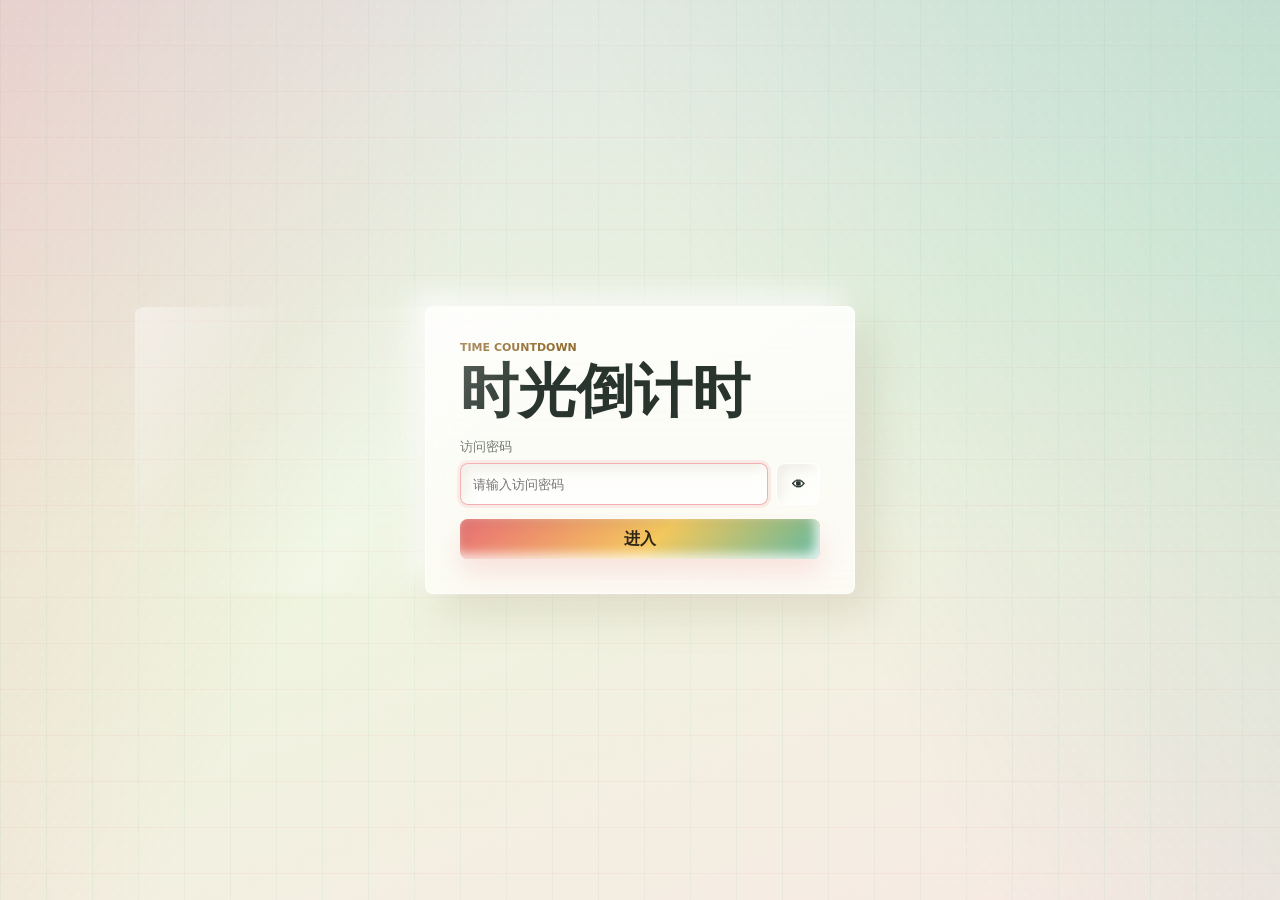
<file: password.html>
<!DOCTYPE html>
<html lang="zh-CN">
<head>
  <meta charset="UTF-8">
  <meta name="viewport" content="width=device-width, initial-scale=1.0">
  <title>访问验证 - 时光倒计时</title>
  <link rel="stylesheet" href="css/fluffy.css">
</head>
<body class="fluffy-page password-page">
  <main class="password-artboard">
    <div class="fluff-haze" aria-hidden="true"></div>

    <div class="password-card glass-fluff">
      <div>
        <p class="eyebrow">TIME COUNTDOWN</p>
        <h1>时光倒计时</h1>
      </div>

      <form class="password-form" id="password-form">
        <label>
          <span>访问密码</span>
          <div class="password-input-wrap">
            <input
              type="password"
              id="password-input"
              name="password"
              required
              placeholder="请输入访问密码"
              autocomplete="off"
            >
            <button type="button" class="soft-icon-button" id="toggle-password" aria-label="显示/隐藏密码">👁</button>
          </div>
        </label>

        <button type="submit" class="primary-fluff">进入</button>
      </form>

      <div class="soft-status" id="status-message" style="display: none;">
        准备就绪
      </div>
    </div>
  </main>

  <script src="js/config.js"></script>
  <script src="js/access-gate.js"></script>
  <script src="js/password-init.js"></script>
</body>
</html>
</file>
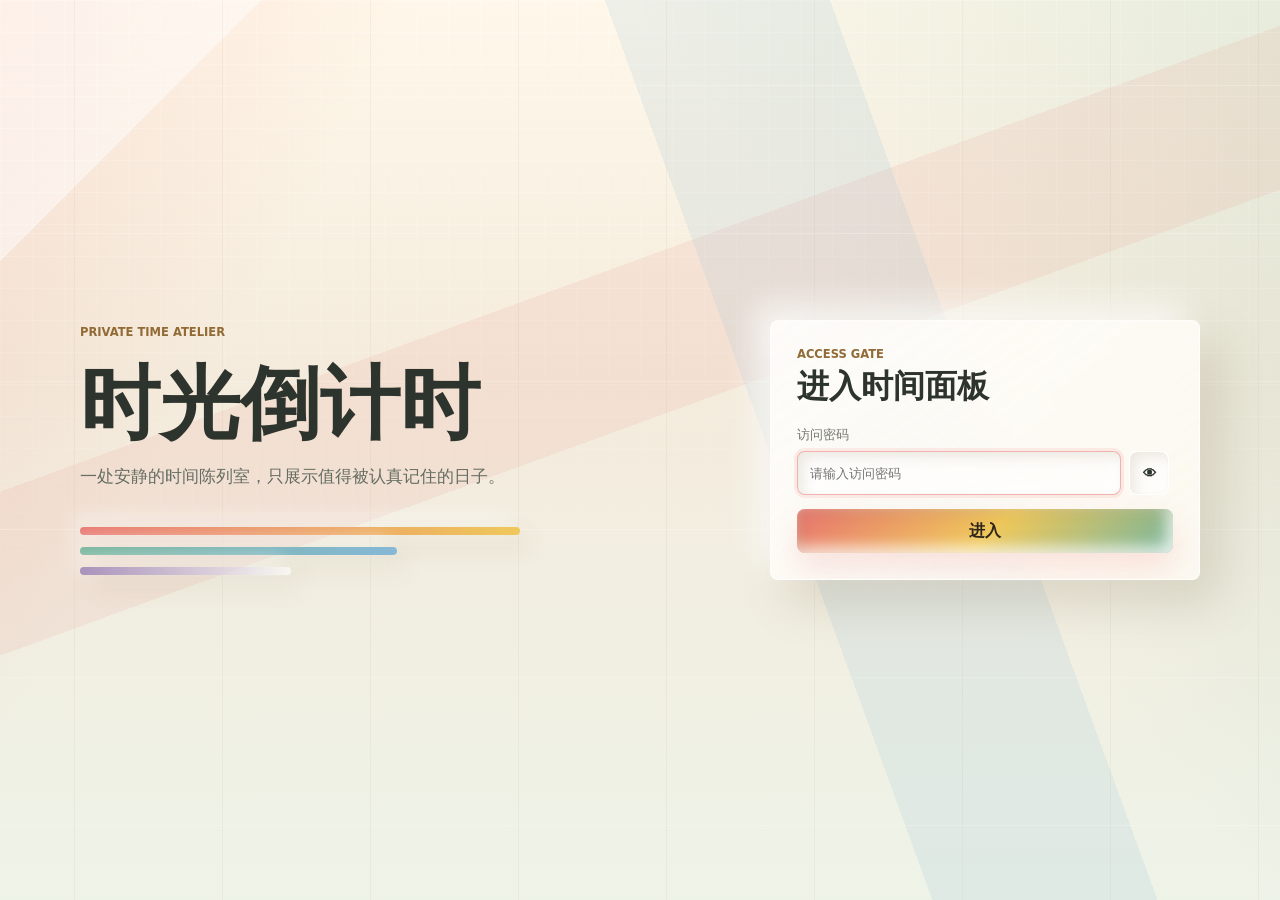
<file: public/password.html>
<!DOCTYPE html>
<html lang="zh-CN">
<head>
  <meta charset="UTF-8">
  <meta name="viewport" content="width=device-width, initial-scale=1.0">
  <title>访问验证 - 时光倒计时</title>
  <link rel="stylesheet" href="css/fluffy.css">
</head>
<body class="fluffy-page password-page">
  <div class="fluff-haze" aria-hidden="true"></div>
  <div class="time-grid" aria-hidden="true"></div>

  <main class="password-artboard">
    <section class="password-intro" aria-label="时光倒计时">
      <p class="eyebrow">PRIVATE TIME ATELIER</p>
      <h1>时光倒计时</h1>
      <p>一处安静的时间陈列室，只展示值得被认真记住的日子。</p>
      <div class="intro-rail" aria-hidden="true">
        <span></span>
        <span></span>
        <span></span>
      </div>
    </section>

    <div class="password-card glass-fluff">
      <div class="password-card-head">
        <p class="eyebrow">ACCESS GATE</p>
        <h2>进入时间面板</h2>
      </div>

      <form class="password-form" id="password-form">
        <label>
          <span>访问密码</span>
          <div class="password-input-wrap">
            <input
              type="password"
              id="password-input"
              name="password"
              required
              autofocus
              placeholder="请输入访问密码"
              autocomplete="off"
            >
            <button type="button" class="soft-icon-button" id="toggle-password" aria-label="显示/隐藏密码">👁</button>
          </div>
        </label>

        <button type="submit" class="primary-fluff">进入</button>
      </form>

      <div class="soft-status" id="status-message" style="display: none;">
        准备就绪
      </div>
    </div>
  </main>

  <script src="js/config.js"></script>
  <script src="js/access-gate.js"></script>
  <script src="js/password-init.js"></script>
</body>
</html>
</file>
<file: css/fluffy.css>
:root {
  color-scheme: light;
  --cream: #f7efe0;
  --cream-2: #fffaf0;
  --ink: #29342e;
  --muted: #6e746e;
  --line: rgba(125, 111, 84, 0.18);
  --coral: #e96f76;
  --butter: #f4c85d;
  --mint: #61b79e;
  --sky: #8db9d9;
  --lavender: #b7a6d8;
  --radius: 8px;
  --fluff-shadow: 16px 18px 44px rgba(133, 114, 79, 0.18), -12px -12px 28px rgba(255, 255, 255, 0.82);
  --inner-fluff: inset -5px -5px 12px rgba(255, 255, 255, 0.82), inset 5px 5px 12px rgba(145, 124, 84, 0.14);
  font-family: "Microsoft YaHei", "PingFang SC", system-ui, sans-serif;
}

* { box-sizing: border-box; }

html, body { min-height: 100%; margin: 0; }

body {
  color: var(--ink);
  background:
    linear-gradient(90deg, rgba(97, 183, 158, 0.08) 1px, transparent 1px),
    linear-gradient(0deg, rgba(233, 111, 118, 0.07) 1px, transparent 1px),
    linear-gradient(160deg, #fbf4e6 0%, #eef5df 47%, #f8e9e4 100%);
  background-size: 46px 46px, 46px 46px, auto;
  overflow-x: hidden;
}

button, input, select, textarea { font: inherit; }
button { cursor: pointer; }

/* ===== 居中容器（替代旧的 phone-shell） ===== */
.cream-canvas {
  position: relative;
  z-index: 1;
  max-width: 720px;
  min-height: 100vh;
  margin: 0 auto;
  padding: 16px;
}

/* ===== 毛玻璃 + 新拟态 ===== */
.glass-fluff {
  border: 1px solid rgba(255, 255, 255, 0.74);
  border-radius: var(--radius);
  background:
    linear-gradient(180deg, rgba(255, 255, 255, 0.72), rgba(255, 255, 255, 0.32)),
    rgba(255, 252, 244, 0.66);
  backdrop-filter: blur(22px);
  box-shadow: var(--fluff-shadow);
}

.fluff-haze {
  position: fixed;
  inset: 0;
  pointer-events: none;
  background:
    linear-gradient(115deg, rgba(233, 111, 118, 0.2), transparent 34%),
    linear-gradient(245deg, rgba(97, 183, 158, 0.22), transparent 42%),
    linear-gradient(180deg, rgba(141, 185, 217, 0.18), transparent 62%);
  filter: saturate(1.04);
}

.fluff-haze::after {
  content: "";
  position: absolute;
  inset: 0;
  pointer-events: none;
  background-image: radial-gradient(rgba(255, 255, 255, 0.5) 0.8px, transparent 0.8px);
  background-size: 12px 12px;
  opacity: 0.38;
  mix-blend-mode: soft-light;
}

.eyebrow {
  margin: 0 0 8px;
  color: #936c31;
  font-size: 11px;
  font-weight: 900;
}

h1, h2, h3, p { overflow-wrap: anywhere; }

/* ===== 密码页 ===== */
.password-page {
  display: grid;
  place-items: center;
  min-height: 100vh;
}

.password-artboard {
  width: 100%;
  display: grid;
  place-items: center;
  padding: clamp(18px, 4vw, 46px);
}

.password-card {
  position: relative;
  z-index: 1;
  width: min(430px, 100%);
  display: grid;
  gap: 18px;
  padding: clamp(22px, 4vw, 34px);
}

.password-card h1 { margin: 0; font-size: clamp(32px, 6vw, 58px); line-height: 1; }

.password-form, .modal-grid, .add-event-modal { display: grid; gap: 14px; }

label { display: grid; gap: 7px; color: var(--muted); font-size: 13px; }

input, select, textarea {
  width: 100%;
  min-height: 42px;
  border: 1px solid rgba(120, 105, 77, 0.2);
  border-radius: var(--radius);
  outline: 0;
  color: var(--ink);
  background: rgba(255, 255, 255, 0.54);
  box-shadow: var(--inner-fluff);
  padding: 10px 12px;
}

textarea { min-height: 76px; resize: vertical; }

input:focus, select:focus, textarea:focus {
  border-color: rgba(233, 111, 118, 0.56);
  box-shadow: 0 0 0 3px rgba(233, 111, 118, 0.12), var(--inner-fluff);
}

.password-input-wrap {
  display: grid;
  grid-template-columns: minmax(0, 1fr) 44px;
  gap: 8px;
}

/* ===== 按钮 ===== */
.soft-icon-button,
.primary-fluff,
.ghost-fluff,
.pin-button,
.drag-handle {
  min-height: 40px;
  border: 1px solid rgba(255, 255, 255, 0.7);
  border-radius: var(--radius);
  color: var(--ink);
  background: rgba(255, 255, 255, 0.44);
  box-shadow: var(--inner-fluff);
  transition: transform 180ms ease, box-shadow 180ms ease, background 180ms ease;
}

.soft-icon-button { display: grid; place-items: center; padding: 0; font-weight: 900; }

.primary-fluff {
  border: 0;
  color: #2f2516;
  font-weight: 900;
  background: linear-gradient(135deg, var(--coral), var(--butter) 54%, var(--mint));
  box-shadow: 0 14px 26px rgba(233, 111, 118, 0.18), var(--inner-fluff);
}

.ghost-fluff { padding: 0 14px; }

.soft-icon-button:hover, .primary-fluff:hover, .ghost-fluff:hover,
.pin-button:hover, .drag-handle:hover, .list-card:hover, .feature-card:hover {
  transform: translateY(-2px);
}

.soft-status {
  min-height: 30px;
  display: inline-flex;
  align-items: center;
  width: fit-content;
  border: 1px solid rgba(97, 183, 158, 0.2);
  border-radius: var(--radius);
  color: #536259;
  background: rgba(255, 255, 255, 0.38);
  padding: 6px 9px;
  font-size: 12px;
}

.soft-status.status-error {
  border-color: rgba(255, 82, 82, 0.3);
  background: rgba(255, 235, 235, 0.6);
  color: #d32f2f;
}

.soft-status.status-success {
  border-color: rgba(76, 175, 80, 0.3);
  background: rgba(232, 245, 233, 0.6);
  color: #2e7d32;
}

/* ===== 浮动头部 ===== */
.floating-header {
  position: sticky;
  top: 8px;
  z-index: 5;
  display: flex;
  align-items: center;
  justify-content: space-between;
  gap: 12px;
  padding: 14px;
}

.floating-header h1, .floating-header h2, .list-toolbar h2 { margin: 0; line-height: 1.1; }

.header-actions, .modal-actions, .switch-row, .card-head {
  display: flex;
  align-items: center;
  flex-wrap: wrap;
  gap: 8px;
}

/* ===== 滚动浮现 ===== */
.scroll-reveal {
  opacity: 0;
  transform: translateY(18px);
  transition: opacity 560ms ease, transform 560ms cubic-bezier(.2, .8, .2, 1);
  pointer-events: none;
}

.scroll-reveal.is-visible { opacity: 1; transform: translateY(0); pointer-events: auto; }

.revealed-list {
  opacity: 0;
  transform: translateY(28px);
  transition: opacity .45s ease, transform .45s ease;
  pointer-events: none;
  visibility: hidden;
}

.revealed-list.is-visible { opacity: 1; transform: translateY(0); pointer-events: auto; visibility: visible; }

/* ===== 固定卡片区 ===== */
.fixed-card-stage {
  min-height: 70vh;
  display: grid;
  grid-template-columns: repeat(auto-fit, minmax(260px, 1fr));
  align-content: center;
  gap: 14px;
  padding: clamp(22px, 5vw, 42px) 4px;
}

.feature-card {
  position: relative;
  min-width: 0;
  min-height: 260px;
  display: grid;
  align-content: space-between;
  gap: 14px;
  padding: 18px;
  overflow: hidden;
}

.feature-card::before,
.add-event-modal::before,
.password-card::before {
  content: "";
  position: absolute;
  inset: 0;
  border-radius: inherit;
  pointer-events: none;
  background: linear-gradient(120deg, rgba(255, 255, 255, 0.42), transparent 28%, rgba(255, 255, 255, 0.24) 58%, transparent 76%);
  transform: translateX(-68%);
  animation: fluffSheen 5.8s ease-in-out infinite;
}

.feature-card h2 { margin: 0; font-size: clamp(28px, 5vw, 48px); line-height: 1; }

.feature-card p { margin: 0; color: var(--muted); line-height: 1.55; }

.feature-card.coral {
  background: linear-gradient(145deg, rgba(233, 111, 118, 0.2), rgba(255, 255, 255, 0.38)), rgba(255, 250, 240, 0.72);
}

.feature-card.mint {
  background: linear-gradient(145deg, rgba(97, 183, 158, 0.2), rgba(255, 255, 255, 0.38)), rgba(255, 250, 240, 0.72);
}

.feature-card.sky {
  background: linear-gradient(145deg, rgba(141, 185, 217, 0.22), rgba(255, 255, 255, 0.38)), rgba(255, 250, 240, 0.72);
}

.tag {
  display: inline-flex;
  min-height: 28px;
  align-items: center;
  border: 1px solid rgba(97, 183, 158, 0.22);
  border-radius: var(--radius);
  color: #33443b;
  background: rgba(255, 255, 255, 0.44);
  padding: 6px 8px;
  font-size: 12px;
  font-weight: 800;
}

.tag.statutory {
  border-color: rgba(233, 111, 118, 0.26);
  background: rgba(233, 111, 118, 0.12);
}

.running-time {
  color: #26352c;
  font-size: clamp(28px, 3.6vw, 46px);
  line-height: 1;
  font-weight: 950;
  font-variant-numeric: tabular-nums;
  overflow-wrap: anywhere;
}

/* ===== 下方列表 ===== */
.revealed-list { display: grid; gap: 12px; padding-bottom: 24px; }

.list-toolbar, .list-card {
  display: flex;
  align-items: center;
  justify-content: space-between;
  gap: 12px;
  padding: 12px;
}

.sortable-list { display: grid; gap: 10px; }

.list-card {
  min-height: 86px;
  transition: transform 180ms ease, opacity 180ms ease, border-color 180ms ease;
}

.list-card h3, .list-card p { margin: 0; }

.list-card p { margin-top: 4px; color: var(--muted); font-size: 13px; }

.list-card.pinned {
  border-color: rgba(244, 200, 93, 0.54);
  background: linear-gradient(120deg, rgba(244, 200, 93, 0.16), rgba(255, 255, 255, 0.5)), rgba(255, 252, 244, 0.72);
}

.list-card.dragging, .list-card.is-dragging {
  opacity: 0.5;
  transform: scale(0.98);
  border-style: dashed;
}

.drag-handle { flex: 0 0 36px; width: 36px; color: #7b846f; }

.pin-button { flex: 0 0 auto; padding: 0 11px; font-size: 12px; }

.pin-button.active { background: rgba(244, 200, 93, 0.34); }

/* ===== 弹窗 ===== */
.modal-backdrop {
  position: fixed;
  inset: 0;
  display: none;
  place-items: center;
  padding: clamp(16px, 4vw, 34px);
  background: rgba(74, 67, 54, 0.16);
  z-index: 120;
}

.modal-backdrop.is-open { display: grid; }

.add-event-modal {
  position: relative;
  z-index: 1;
  width: min(720px, 100%);
  max-height: calc(100vh - 48px);
  overflow: auto;
  padding: clamp(16px, 3vw, 24px);
}

.modal-head {
  display: flex;
  align-items: flex-start;
  justify-content: space-between;
  gap: 12px;
}

.modal-head h2 { margin: 0; font-size: clamp(24px, 4vw, 34px); }

.modal-grid { grid-template-columns: repeat(2, minmax(0, 1fr)); }

.wide-field { grid-column: 1 / -1; }

.modal-actions { justify-content: flex-end; }

/* 分段控件（公历/农历切换） */
.segmented-control {
  display: flex;
  border: 1px solid rgba(120, 105, 77, 0.2);
  border-radius: var(--radius);
  overflow: hidden;
}

.seg-option {
  flex: 1;
  min-height: 40px;
  border: 0;
  background: rgba(255, 255, 255, 0.44);
  color: var(--muted);
  font-size: 13px;
  cursor: pointer;
  transition: background 180ms ease, color 180ms ease;
}

.seg-option + .seg-option { border-left: 1px solid rgba(120, 105, 77, 0.2); }

.seg-option.active {
  background: rgba(233, 111, 118, 0.12);
  color: var(--coral);
  font-weight: 900;
}

/* Toast */
.app-toast {
  position: fixed;
  left: 50%;
  bottom: 32px;
  transform: translateX(-50%) translateY(16px);
  opacity: 0;
  background: rgba(255, 250, 240, .92);
  box-shadow: var(--fluff-shadow);
  transition: opacity .3s ease, transform .3s ease;
  z-index: 200;
}

.app-toast.is-visible { opacity: 1; transform: translateX(-50%) translateY(0); }

@keyframes fluffSheen {
  0%, 58% { transform: translateX(-72%); }
  100% { transform: translateX(72%); }
}

/* ===== 响应式 ===== */
@media (max-width: 640px) {
  .cream-canvas { padding: 12px; }

  .fixed-card-stage, .modal-grid { grid-template-columns: 1fr; }

  .fixed-card-stage { min-height: 50vh; align-content: start; }

  .feature-card { min-height: 210px; }

  .floating-header, .list-toolbar, .list-card, .modal-head { align-items: flex-start; }

  .floating-header, .list-toolbar, .list-card { flex-direction: column; }

  .header-actions { width: 100%; }

  .primary-fluff { min-width: 0; }

  .wide-field { grid-column: auto; }

  .modal-actions { justify-content: stretch; }

  .modal-actions > * { flex: 1 1 0; }
}

@media (min-width: 1025px) {
  .fixed-card-stage {
    grid-template-columns: repeat(2, minmax(260px, 1fr));
  }
}

@media (prefers-reduced-motion: reduce) {
  *, *::before, *::after {
    animation-duration: 0.001ms !important;
    animation-iteration-count: 1 !important;
    scroll-behavior: auto !important;
    transition-duration: 0.001ms !important;
  }
}
</file>
<file: public/css/fluffy.css>
:root {
  color-scheme: light;
  --cream: #f8efdf;
  --cream-2: #fff9ec;
  --oat: #e9ddc9;
  --paper: rgba(255, 250, 239, 0.74);
  --glass: rgba(255, 255, 255, 0.52);
  --ink: #2d332d;
  --muted: #74786f;
  --line: rgba(121, 103, 72, 0.16);
  --coral: #e87670;
  --butter: #efc85b;
  --mint: #78b59c;
  --sky: #86b8d7;
  --plum: #a892bb;
  --radius: 8px;
  --shadow: 18px 22px 48px rgba(112, 91, 58, 0.18), -14px -14px 32px rgba(255, 255, 255, 0.82);
  --shadow-small: 10px 12px 26px rgba(112, 91, 58, 0.14), -8px -8px 18px rgba(255, 255, 255, 0.76);
  --inner: inset 5px 5px 13px rgba(127, 106, 72, 0.14), inset -6px -6px 15px rgba(255, 255, 255, 0.82);
  font-family: "Microsoft YaHei", "PingFang SC", "Segoe UI", system-ui, sans-serif;
}

* { box-sizing: border-box; }

html,
body {
  min-height: 100%;
  margin: 0;
}

body {
  color: var(--ink);
  background:
    linear-gradient(120deg, rgba(232, 118, 112, 0.15), transparent 24%),
    linear-gradient(235deg, rgba(120, 181, 156, 0.18), transparent 34%),
    linear-gradient(180deg, #fff8ea 0%, #f4ebdc 42%, #eef3e8 100%);
  overflow-x: hidden;
}

body::before {
  content: "";
  position: fixed;
  inset: 0;
  pointer-events: none;
  background-image:
    linear-gradient(rgba(255, 255, 255, 0.34) 1px, transparent 1px),
    linear-gradient(90deg, rgba(255, 255, 255, 0.28) 1px, transparent 1px);
  background-size: 32px 32px;
  mask-image: linear-gradient(180deg, rgba(0, 0, 0, 0.7), transparent 82%);
}

button,
input,
select,
textarea {
  font: inherit;
}

button {
  cursor: pointer;
}

button:disabled,
input:disabled {
  cursor: not-allowed;
  opacity: 0.62;
}

h1,
h2,
h3,
p {
  overflow-wrap: anywhere;
}

.fluff-haze,
.time-grid {
  position: fixed;
  inset: 0;
  pointer-events: none;
}

.fluff-haze {
  z-index: 0;
  background:
    linear-gradient(135deg, rgba(255, 255, 255, 0.46) 0 12%, transparent 12% 100%),
    linear-gradient(70deg, transparent 0 58%, rgba(134, 184, 215, 0.14) 58% 72%, transparent 72%),
    linear-gradient(160deg, transparent 0 36%, rgba(232, 118, 112, 0.1) 36% 48%, transparent 48%);
  filter: saturate(1.04);
}

.time-grid {
  z-index: 0;
  opacity: 0.44;
  background:
    repeating-linear-gradient(90deg, transparent 0 74px, rgba(121, 103, 72, 0.12) 74px 75px, transparent 75px 148px),
    repeating-linear-gradient(0deg, transparent 0 74px, rgba(255, 255, 255, 0.52) 74px 75px, transparent 75px 148px);
}

.cream-canvas {
  position: relative;
  z-index: 1;
  width: min(1240px, calc(100% - 32px));
  min-height: 100vh;
  margin: 0 auto;
  padding: 14px 0 34px;
}

.glass-fluff {
  border: 1px solid rgba(255, 255, 255, 0.7);
  border-radius: var(--radius);
  background:
    linear-gradient(145deg, rgba(255, 255, 255, 0.72), rgba(255, 255, 255, 0.28)),
    var(--paper);
  backdrop-filter: blur(24px);
  box-shadow: var(--shadow);
}

.eyebrow {
  margin: 0 0 8px;
  color: #916a35;
  font-size: 0.72rem;
  font-weight: 900;
  letter-spacing: 0;
}

.floating-header {
  position: sticky;
  top: 12px;
  z-index: 20;
  display: flex;
  align-items: center;
  justify-content: space-between;
  gap: 14px;
  padding: 12px;
}

.floating-header h1,
.floating-header h2,
.list-toolbar h2 {
  margin: 0;
  line-height: 1.1;
}

.floating-header h1 {
  font-size: 1.45rem;
}

.scroll-reveal {
  opacity: 0;
  transform: translateY(-14px);
  transition: opacity 420ms ease, transform 420ms ease;
  pointer-events: none;
}

.scroll-reveal.is-visible {
  opacity: 1;
  transform: translateY(0);
  pointer-events: auto;
}

.header-actions,
.modal-actions,
.switch-row,
.card-head {
  display: flex;
  align-items: center;
  flex-wrap: wrap;
  gap: 8px;
}

.hero-stage {
  display: grid;
  grid-template-columns: minmax(0, 0.78fr) minmax(0, 1.22fr);
  align-items: stretch;
  gap: 20px;
  padding: 54px 8px 24px;
}

/* —— 首屏双面板 —— */
.fluffy-surface {
  position: relative;
  overflow: hidden;
  border: 1px solid rgba(255, 255, 255, 0.76);
  border-radius: var(--radius);
  background:
    linear-gradient(145deg, rgba(255, 255, 255, 0.7), rgba(255, 255, 255, 0.26)),
    var(--paper);
  box-shadow: var(--shadow);
}

.fluffy-surface::after {
  content: "";
  position: absolute;
  inset: 0;
  pointer-events: none;
  background: linear-gradient(118deg, transparent 20%, rgba(255, 255, 255, 0.32) 42%, transparent 62%);
  transform: translateX(-62%);
}

.now-surface {
  display: flex;
  flex-direction: column;
  justify-content: space-between;
  gap: 18px;
  padding: 28px;
}

.rainbow-rail {
  width: 82px;
  height: 6px;
  border-radius: 8px;
  background: linear-gradient(90deg, var(--coral), var(--butter), var(--mint), var(--sky), var(--plum));
  box-shadow: var(--shadow-small);
}

.section-kicker {
  display: block;
  margin-top: 18px;
  color: #916a35;
  font-size: 0.67rem;
  font-weight: 500;
  letter-spacing: 0.09em;
}

.clock-line {
  display: flex;
  align-items: baseline;
  margin-top: 10px;
  font-variant-numeric: tabular-nums;
  letter-spacing: -0.055em;
}

.clock-hm {
  font-size: 3.55rem;
  font-weight: 500;
  line-height: 0.96;
}

.clock-sec {
  margin-left: 5px;
  color: #916a35;
  font-size: 1.15rem;
  font-weight: 500;
}

.date-group {
  display: grid;
  gap: 4px;
  margin-top: 4px;
}

.solar-date {
  font-size: 0.86rem;
  font-weight: 500;
  font-variant-numeric: tabular-nums;
}

.now-weekday {
  color: var(--muted);
}

.lunar-date {
  color: var(--muted);
  font-size: 0.7rem;
  min-height: 1em;
}

.timeline-surface {
  padding: 26px;
}

.timeline-head {
  display: flex;
  align-items: flex-end;
  justify-content: space-between;
  gap: 12px;
  margin-bottom: 14px;
}

.timeline-head .section-kicker {
  margin-top: 0;
}

.timeline-title {
  margin: 4px 0 0;
  font-size: 1.22rem;
  font-weight: 500;
}

.timeline-hint {
  color: var(--muted);
  font-size: 0.64rem;
}

.moment-list {
  display: grid;
  gap: 8px;
}

.moment-row {
  display: grid;
  grid-template-columns: 52px minmax(0, 1fr) auto;
  align-items: center;
  gap: 12px;
  min-height: 70px;
  padding: 10px 12px;
  border: 1px solid rgba(121, 103, 72, 0.12);
  border-radius: var(--radius);
  background: rgba(255, 255, 255, 0.34);
  box-shadow: var(--inner);
}

.moment-row.pinned {
  border-color: rgba(232, 118, 112, 0.24);
  background:
    linear-gradient(100deg, rgba(232, 118, 112, 0.12), rgba(239, 200, 91, 0.08)),
    rgba(255, 255, 255, 0.34);
}

.days-box {
  display: grid;
  justify-items: center;
  line-height: 1;
}

.days-number {
  font-size: 1.34rem;
  font-weight: 500;
  font-variant-numeric: tabular-nums;
}

.days-label {
  margin-top: 4px;
  color: var(--muted);
  font-size: 0.57rem;
}

.days-label:empty {
  display: none;
}

.moment-copy {
  min-width: 0;
}

.moment-name {
  overflow: hidden;
  font-size: 0.84rem;
  font-weight: 500;
  text-overflow: ellipsis;
  white-space: nowrap;
}

.moment-date {
  margin-top: 4px;
  color: var(--muted);
  font-size: 0.64rem;
  white-space: nowrap;
  overflow: hidden;
  text-overflow: ellipsis;
}

.md-year,
.md-md,
.md-week,
.md-lunar,
.md-pin {
  display: inline;
}

.type-mark {
  width: 8px;
  height: 34px;
  border-radius: 8px;
  background: var(--mint);
}

.moment-row.pinned .type-mark {
  background: linear-gradient(180deg, var(--coral), var(--butter));
}

.pin-chip {
  display: inline-flex;
  align-items: center;
  width: fit-content;
  margin-left: 5px;
  padding: 2px 5px;
  border-radius: 999px;
  color: #7b4c2d;
  background: rgba(239, 200, 91, 0.22);
  font-size: 0.55rem;
  vertical-align: 1px;
}

.md-pin {
  display: none; /* 桌面默认隐藏，移动端 ≤680 置顶行显示 */
}

.timeline-empty {
  margin: 8px 0;
  color: var(--muted);
  font-size: 0.8rem;
  text-align: center;
}

.add-event-modal::before,
.password-card::before {
  content: "";
  position: absolute;
  inset: 0;
  border-radius: inherit;
  pointer-events: none;
  background: linear-gradient(115deg, transparent 0 18%, rgba(255, 255, 255, 0.5) 38%, transparent 56%);
  transform: translateX(-72%);
  animation: fluffSheen 6.5s ease-in-out infinite;
}

.tag-row {
  display: flex;
  flex-wrap: wrap;
  gap: 7px;
  margin-top: 10px;
}

.tag {
  display: inline-flex;
  min-height: 26px;
  align-items: center;
  gap: 6px;
  border: 1px solid rgba(121, 103, 72, 0.14);
  border-radius: var(--radius);
  color: #485146;
  background: rgba(255, 255, 255, 0.48);
  box-shadow: inset 2px 2px 6px rgba(127, 106, 72, 0.08), inset -3px -3px 7px rgba(255, 255, 255, 0.72);
  padding: 4px 8px;
  font-size: 0.75rem;
  font-weight: 800;
}

.tag::before {
  content: "";
  width: 7px;
  height: 7px;
  border-radius: 50%;
  background: currentColor;
  opacity: 0.65;
}

.tag-festival,
.tag-statutory {
  color: #b9524d;
  background: rgba(232, 118, 112, 0.12);
}

.tag-countdown,
.tag-freeway {
  color: #3f7e68;
  background: rgba(120, 181, 156, 0.14);
}

.tag-recurring,
.tag-calendar {
  color: #527b99;
  background: rgba(134, 184, 215, 0.14);
}

.tag-elapsed {
  color: #82679a;
  background: rgba(168, 146, 187, 0.14);
}

.card-info {
  min-width: 0;
  position: relative;
  z-index: 1;
}

.running-time {
  margin-top: 20px;
  color: #26342d;
  font-size: 1.75rem;
  line-height: 1.18;
  font-weight: 950;
  font-variant-numeric: tabular-nums;
}

.card-note {
  margin-top: 10px !important;
}

.revealed-list {
  max-width: 980px;
  min-height: 78vh;
  display: grid;
  gap: 12px;
  margin: 0 auto;
  padding-bottom: 32px;
  opacity: 0;
  transform: translateY(24px);
  transition: opacity 360ms ease, transform 360ms ease;
  pointer-events: none;
  visibility: hidden;
}

.revealed-list.is-visible {
  opacity: 1;
  transform: translateY(0);
  pointer-events: auto;
  visibility: visible;
}

.list-toolbar {
  display: flex;
  align-items: center;
  justify-content: space-between;
  gap: 12px;
  padding: 12px;
  position: relative;
  overflow: hidden;
}

.list-toolbar::after {
  content: "";
  position: absolute;
  right: 12px;
  bottom: 10px;
  width: 138px;
  height: 1px;
  background: linear-gradient(90deg, transparent, rgba(120, 181, 156, 0.8));
}

.sortable-list {
  display: grid;
  grid-template-columns: repeat(3, minmax(0, 1fr));
  gap: 14px;
}

.list-card {
  position: relative;
  min-width: 0;
  min-height: 230px;
  display: grid;
  grid-template-rows: auto 1fr auto;
  align-content: stretch;
  padding: 14px;
  cursor: grab;
  transition: transform 180ms ease, opacity 180ms ease, border-color 180ms ease;
}

.list-card:active {
  cursor: grabbing;
}

.list-card h3,
.list-card p {
  margin: 0;
}

/* 左上角标题 */
.list-card .card-title {
  grid-row: 1;
  justify-self: start;
  max-width: 100%;
  font-size: 1.02rem;
  line-height: 1.3;
  overflow-wrap: anywhere;
}

/* 中间天数 */
.list-card .running-time {
  grid-row: 2;
  align-self: center;
  justify-self: center;
  margin: 12px 0;
  font-size: 2.6rem;
  text-align: center;
}

/* 左下角 tag */
.list-card .tag-row {
  grid-row: 3;
  justify-self: start;
  align-self: end;
  margin-top: 0;
}

/* 右下角操作按钮：悬停显示 */
.card-actions {
  position: absolute;
  right: 12px;
  bottom: 12px;
  display: flex;
  gap: 6px;
  opacity: 0;
  transform: translateY(4px);
  pointer-events: none;
  transition: opacity 180ms ease, transform 180ms ease;
}

.list-card:hover .card-actions,
.list-card:focus-within .card-actions {
  opacity: 1;
  transform: translateY(0);
  pointer-events: auto;
}

.icon-action {
  width: 32px;
  height: 32px;
  display: grid;
  place-items: center;
  padding: 0;
  border: 1px solid rgba(255, 255, 255, 0.7);
  border-radius: var(--radius);
  color: var(--ink);
  background: rgba(255, 255, 255, 0.62);
  box-shadow: var(--shadow-small);
  font-size: 0.92rem;
  line-height: 1;
  transition: transform 160ms ease, background 160ms ease;
}

.icon-action:hover {
  transform: translateY(-2px);
  background: rgba(255, 255, 255, 0.82);
}

.icon-action.active {
  color: #b8860b;
  background: rgba(239, 200, 91, 0.36);
}

.icon-action.is-danger {
  color: #d0453f;
}

.list-card.pinned {
  border-color: rgba(239, 200, 91, 0.58);
  background:
    linear-gradient(120deg, rgba(239, 200, 91, 0.18), rgba(255, 255, 255, 0.48)),
    rgba(255, 250, 239, 0.76);
}

.list-card.theme-sunrise {
  --card-theme-background:
    linear-gradient(145deg, rgba(232, 118, 112, 0.2), rgba(239, 200, 91, 0.13)),
    linear-gradient(45deg, transparent 0 70%, rgba(255, 255, 255, 0.3) 70%),
    rgba(255, 250, 239, 0.78);
  background: var(--card-theme-background);
}

.list-card.theme-mint {
  --card-theme-background:
    linear-gradient(145deg, rgba(120, 181, 156, 0.2), rgba(255, 255, 255, 0.28)),
    radial-gradient(circle at 18% 18%, rgba(255, 255, 255, 0.42) 0 18%, transparent 19%),
    rgba(255, 250, 239, 0.78);
  background: var(--card-theme-background);
}

.list-card.theme-sky {
  --card-theme-background:
    linear-gradient(145deg, rgba(134, 184, 215, 0.23), rgba(255, 255, 255, 0.3)),
    repeating-linear-gradient(135deg, transparent 0 18px, rgba(255, 255, 255, 0.26) 18px 19px),
    rgba(255, 250, 239, 0.78);
  background: var(--card-theme-background);
}

.list-card.theme-plum {
  --card-theme-background:
    linear-gradient(145deg, rgba(168, 146, 187, 0.2), rgba(255, 255, 255, 0.32)),
    linear-gradient(90deg, rgba(255, 255, 255, 0.22), transparent 42%),
    rgba(255, 250, 239, 0.78);
  background: var(--card-theme-background);
}

.list-card.theme-citrus {
  --card-theme-background:
    linear-gradient(145deg, rgba(239, 200, 91, 0.24), rgba(120, 181, 156, 0.13)),
    linear-gradient(180deg, rgba(255, 255, 255, 0.34), transparent 52%),
    rgba(255, 250, 239, 0.78);
  background: var(--card-theme-background);
}

.list-card.pinned.theme-sunrise,
.list-card.pinned.theme-mint,
.list-card.pinned.theme-sky,
.list-card.pinned.theme-plum,
.list-card.pinned.theme-citrus {
  background:
    linear-gradient(120deg, rgba(239, 200, 91, 0.22), rgba(255, 255, 255, 0.42)),
    var(--card-theme-background, rgba(255, 250, 239, 0.76));
}

.running-time.is-hidden {
  display: none;
}

.list-card.dragging,
.list-card.is-dragging {
  opacity: 0.5;
  transform: scale(0.98);
  border-style: dashed;
}

.soft-icon-button,
.primary-fluff,
.ghost-fluff,
.pin-button,
.drag-handle {
  min-height: 40px;
  border: 1px solid rgba(255, 255, 255, 0.7);
  border-radius: var(--radius);
  color: var(--ink);
  background: rgba(255, 255, 255, 0.5);
  box-shadow: var(--inner);
  transition: transform 180ms ease, box-shadow 180ms ease, background 180ms ease;
}

.soft-icon-button {
  width: 40px;
  display: grid;
  place-items: center;
  padding: 0;
  font-weight: 900;
}

.primary-fluff {
  min-height: 44px;
  border: 0;
  color: #2e2519;
  font-weight: 900;
  background: linear-gradient(135deg, var(--coral), var(--butter) 52%, var(--mint));
  box-shadow: 0 15px 30px rgba(232, 118, 112, 0.18), var(--inner);
}

.ghost-fluff,
.pin-button {
  padding: 0 14px;
}

.drag-handle {
  flex: 0 0 36px;
  width: 36px;
  color: #7b846f;
}

.pin-button {
  flex: 0 0 auto;
  font-size: 0.78rem;
}

.pin-button.active {
  background: rgba(239, 200, 91, 0.36);
}

.category-tabs {
  display: flex;
  flex-wrap: wrap;
  justify-content: flex-end;
  gap: 8px;
}

.category-tab {
  min-height: 34px;
  border: 1px solid rgba(255, 255, 255, 0.68);
  border-radius: var(--radius);
  color: #5d665d;
  background: rgba(255, 255, 255, 0.44);
  box-shadow: var(--inner);
  padding: 0 12px;
  font-size: 0.8rem;
  font-weight: 800;
  transition: transform 180ms ease, background 180ms ease, color 180ms ease;
}

.category-tab:hover {
  transform: translateY(-1px);
}

.category-tab.active {
  color: #2e2519;
  background: linear-gradient(135deg, rgba(232, 118, 112, 0.24), rgba(239, 200, 91, 0.24), rgba(120, 181, 156, 0.22));
}

.logout-button {
  min-height: 40px;
  display: grid;
  place-items: center;
  padding: 0 14px;
  border: 1px solid rgba(145, 106, 53, 0.16);
  border-radius: var(--radius);
  background: rgba(255, 255, 255, 0.28);
  color: #916a35;
  font-weight: 900;
  cursor: pointer;
  transition: transform 180ms ease, background 180ms ease;
}

.soft-icon-button:hover,
.primary-fluff:hover,
.ghost-fluff:hover,
.pin-button:hover,
.drag-handle:hover,
.list-card:hover,
.logout-button:hover {
  transform: translateY(-2px);
}

.soft-status {
  min-height: 30px;
  display: inline-flex;
  align-items: center;
  width: fit-content;
  border: 1px solid rgba(120, 181, 156, 0.26);
  border-radius: var(--radius);
  color: #536259;
  background: rgba(255, 255, 255, 0.44);
  padding: 6px 10px;
  font-size: 0.78rem;
}

.soft-status.status-error {
  border-color: rgba(232, 83, 83, 0.32);
  background: rgba(255, 235, 232, 0.7);
  color: #c43636;
}

.soft-status.status-success {
  border-color: rgba(78, 156, 110, 0.32);
  background: rgba(235, 248, 238, 0.7);
  color: #2d7445;
}

label {
  display: grid;
  gap: 7px;
  color: var(--muted);
  font-size: 0.84rem;
}

input,
select,
textarea {
  width: 100%;
  min-height: 44px;
  border: 1px solid rgba(121, 103, 72, 0.18);
  border-radius: var(--radius);
  outline: 0;
  color: var(--ink);
  background: rgba(255, 255, 255, 0.56);
  box-shadow: var(--inner);
  padding: 10px 12px;
}

textarea {
  min-height: 80px;
  resize: vertical;
}

input:focus,
select:focus,
textarea:focus {
  border-color: rgba(232, 118, 112, 0.56);
  box-shadow: 0 0 0 3px rgba(232, 118, 112, 0.12), var(--inner);
}

.modal-backdrop {
  position: fixed;
  inset: 0;
  display: none;
  place-items: center;
  padding: 28px;
  background: rgba(74, 67, 54, 0.18);
  backdrop-filter: blur(10px);
  z-index: 120;
}

.modal-backdrop.is-open {
  display: grid;
}

.add-event-modal {
  position: relative;
  z-index: 1;
  width: min(720px, calc(100vw - 28px));
  max-height: calc(100vh - 48px);
  display: grid;
  gap: 16px;
  overflow-y: auto;
  overflow-x: hidden;
  padding: 22px;
}

.modal-head {
  display: flex;
  align-items: flex-start;
  justify-content: space-between;
  gap: 12px;
}

.modal-head h2 {
  margin: 0;
  font-size: 2rem;
}

.modal-grid,
.password-form {
  display: grid;
  gap: 14px;
}

.modal-grid {
  grid-template-columns: repeat(2, minmax(0, 1fr));
}

.wide-field {
  grid-column: 1 / -1;
}

.modal-actions {
  justify-content: flex-end;
}

.segmented-control {
  display: flex;
  border: 1px solid rgba(121, 103, 72, 0.18);
  border-radius: var(--radius);
  overflow: hidden;
  box-shadow: var(--inner);
}

.seg-option {
  flex: 1;
  min-height: 42px;
  border: 0;
  background: rgba(255, 255, 255, 0.36);
  color: var(--muted);
  font-size: 0.84rem;
  transition: background 180ms ease, color 180ms ease;
}

.seg-option + .seg-option {
  border-left: 1px solid rgba(121, 103, 72, 0.14);
}

.seg-option.active {
  background: rgba(232, 118, 112, 0.15);
  color: #bd514c;
  font-weight: 900;
}

.app-toast {
  position: fixed;
  left: 50%;
  bottom: 32px;
  z-index: 200;
  opacity: 0;
  transform: translateX(-50%) translateY(16px);
  background: rgba(255, 250, 239, 0.94);
  box-shadow: var(--shadow);
  transition: opacity 300ms ease, transform 300ms ease;
}

.app-toast.is-visible {
  opacity: 1;
  transform: translateX(-50%) translateY(0);
}

/* 自建弹窗 / loading */
.ui-dialog-backdrop {
  position: fixed;
  inset: 0;
  z-index: 300;
  display: grid;
  place-items: center;
  padding: 24px;
  background: rgba(74, 67, 54, 0.22);
  backdrop-filter: blur(8px);
  opacity: 0;
  transition: opacity 200ms ease;
}

.ui-dialog-backdrop.is-open {
  opacity: 1;
}

.ui-dialog {
  width: min(400px, calc(100vw - 32px));
  display: grid;
  gap: 14px;
  padding: 24px;
  text-align: center;
  transform: translateY(12px) scale(0.98);
  transition: transform 220ms cubic-bezier(0.22, 1, 0.36, 1);
}

.ui-dialog-backdrop.is-open .ui-dialog {
  transform: translateY(0) scale(1);
}

.ui-dialog-title {
  margin: 0;
  font-size: 1.24rem;
  font-weight: 900;
  color: var(--ink);
}

.ui-dialog-message {
  margin: 0;
  color: #666d62;
  font-size: 0.96rem;
  line-height: 1.6;
}

.ui-dialog-actions {
  display: flex;
  justify-content: center;
  gap: 10px;
  margin-top: 4px;
}

.ui-dialog-actions > * {
  min-width: 96px;
  flex: 0 1 auto;
}

.primary-fluff.is-danger {
  background: linear-gradient(135deg, #e87670, #d9534f);
  color: #fff;
}

.ui-loading-backdrop {
  background: rgba(74, 67, 54, 0.16);
}

.ui-loading {
  display: flex;
  align-items: center;
  gap: 12px;
  padding: 18px 24px;
}

.ui-loading-text {
  color: var(--ink);
  font-size: 0.92rem;
  font-weight: 800;
}

.ui-spinner {
  width: 22px;
  height: 22px;
  border-radius: 50%;
  border: 3px solid rgba(232, 118, 112, 0.25);
  border-top-color: var(--coral);
  animation: uiSpin 0.7s linear infinite;
}

@keyframes uiSpin {
  to { transform: rotate(360deg); }
}

.password-page {
  min-height: 100vh;
}

.password-artboard {
  position: relative;
  z-index: 1;
  width: min(1120px, calc(100% - 32px));
  min-height: 100vh;
  display: grid;
  grid-template-columns: minmax(0, 1fr) minmax(320px, 430px);
  align-items: center;
  gap: 34px;
  margin: 0 auto;
  padding: 40px 0;
}

.password-intro {
  display: grid;
  gap: 18px;
}

.password-intro h1 {
  max-width: 620px;
  margin: 0;
  font-size: 5rem;
  line-height: 0.98;
  letter-spacing: 0;
}

.password-intro p:not(.eyebrow) {
  max-width: 480px;
  margin: 0;
  color: #666d62;
  font-size: 1.06rem;
  line-height: 1.8;
}

.intro-rail {
  width: min(440px, 100%);
  display: grid;
  gap: 12px;
  margin-top: 18px;
}

.intro-rail span {
  height: 8px;
  border-radius: var(--radius);
  box-shadow: var(--shadow-small);
}

.intro-rail span:nth-child(1) {
  width: 100%;
  background: linear-gradient(90deg, var(--coral), var(--butter));
}

.intro-rail span:nth-child(2) {
  width: 72%;
  background: linear-gradient(90deg, var(--mint), var(--sky));
}

.intro-rail span:nth-child(3) {
  width: 48%;
  background: linear-gradient(90deg, var(--plum), rgba(255, 255, 255, 0.62));
}

.password-card {
  position: relative;
  z-index: 1;
  display: grid;
  gap: 22px;
  padding: 26px;
  overflow: hidden;
}

.password-card-head h2 {
  margin: 0;
  font-size: 2rem;
  line-height: 1.1;
}

.password-input-wrap {
  display: grid;
  grid-template-columns: minmax(0, 1fr) 44px;
  gap: 8px;
}

@keyframes fluffSheen {
  0%,
  58% {
    transform: translateX(-72%);
  }

  100% {
    transform: translateX(72%);
  }
}

@media (max-width: 980px) {
  .hero-stage {
    grid-template-columns: 1fr;
  }

  .password-artboard {
    grid-template-columns: 1fr;
  }

  .sortable-list {
    grid-template-columns: repeat(2, minmax(0, 1fr));
  }
}

@media (max-width: 680px) {
  .cream-canvas,
  .password-artboard {
    width: min(100% - 24px, 1240px);
  }

  .password-artboard {
    min-height: 100dvh;
    align-items: center;
    padding: 16px 0;
  }

  .password-intro {
    display: none;
  }

  .hero-stage {
    padding: 34px 0 20px;
    gap: 12px;
  }

  .now-surface {
    padding: 20px;
  }

  .clock-hm {
    font-size: 2.72rem;
  }

  .nd-year {
    display: none; /* 移动端公历日期省略年份 */
  }

  .timeline-surface {
    padding: 18px;
  }

  .moment-row {
    grid-template-columns: 45px minmax(0, 1fr) auto;
    gap: 9px;
    min-height: 62px;
    padding: 9px;
  }

  .timeline-hint {
    display: none; /* 移动端去掉 hint */
  }

  .pin-chip {
    display: none; /* 移动端置顶不显独立 chip */
  }

  .moment-row.pinned .md-pin {
    display: inline; /* 移动端置顶：日期尾部追加「· 置顶」 */
  }

  .moment-row.pinned .md-week {
    display: none; /* 移动端置顶行不显星期，由「· 置顶」替代 */
  }

  .password-intro h1 {
    font-size: 2.55rem;
  }

  .password-intro p:not(.eyebrow) {
    font-size: 0.98rem;
  }

  .sortable-list,
  .modal-grid {
    grid-template-columns: 1fr;
  }

  .list-toolbar,
  .modal-head {
    align-items: flex-start;
  }

  .list-toolbar {
    flex-direction: column;
  }

  .floating-header {
    align-items: center;
    flex-direction: row;
    gap: 8px;
    padding: 10px 12px;
  }

  .floating-header .eyebrow {
    display: none;
  }

  .floating-header h1 {
    font-size: 1.1rem;
    white-space: nowrap;
  }

  .list-card {
    min-height: 206px;
  }

  .header-actions {
    width: auto;
    flex-wrap: nowrap;
    flex-shrink: 0;
    gap: 6px;
    margin-left: auto;
  }

  .card-actions {
    opacity: 1;
    transform: translateY(0);
    pointer-events: auto;
  }

  .list-card .tag-row {
    max-width: calc(100% - 116px);
  }

  .logout-button {
    padding: 0 8px;
  }

  .logout-button .logout-label {
    display: inline;
  }

  .logout-button::before {
    content: none;
  }

  .category-tabs {
    width: 100%;
    justify-content: flex-start;
  }

  .category-tab {
    flex: 1 1 calc(50% - 8px);
    padding: 0 8px;
  }

  .wide-field {
    grid-column: auto;
  }

  .modal-backdrop {
    padding: 14px;
  }

  .modal-actions {
    justify-content: stretch;
  }

  .modal-actions > * {
    flex: 1 1 0;
  }
}

@media (max-width: 420px) {
  .clock-hm {
    font-size: 2.35rem;
  }

  .clock-sec {
    font-size: 0.96rem;
  }

  .now-surface,
  .timeline-surface {
    padding: 16px;
  }

  .moment-row {
    grid-template-columns: 40px minmax(0, 1fr) auto;
    gap: 8px;
    min-height: 56px;
    padding: 8px;
  }

  .days-number {
    font-size: 1.12rem;
  }

  .moment-name,
  .moment-date {
    font-size: 0.76rem;
  }

  .password-intro h1 {
    font-size: 2.15rem;
  }

  .running-time {
    font-size: 1.36rem;
  }

  .password-card {
    padding: 20px;
  }
}

@media (prefers-reduced-motion: reduce) {
  *,
  *::before,
  *::after {
    animation-duration: 0.001ms !important;
    animation-iteration-count: 1 !important;
    scroll-behavior: auto !important;
    transition-duration: 0.001ms !important;
  }
}
</file>
